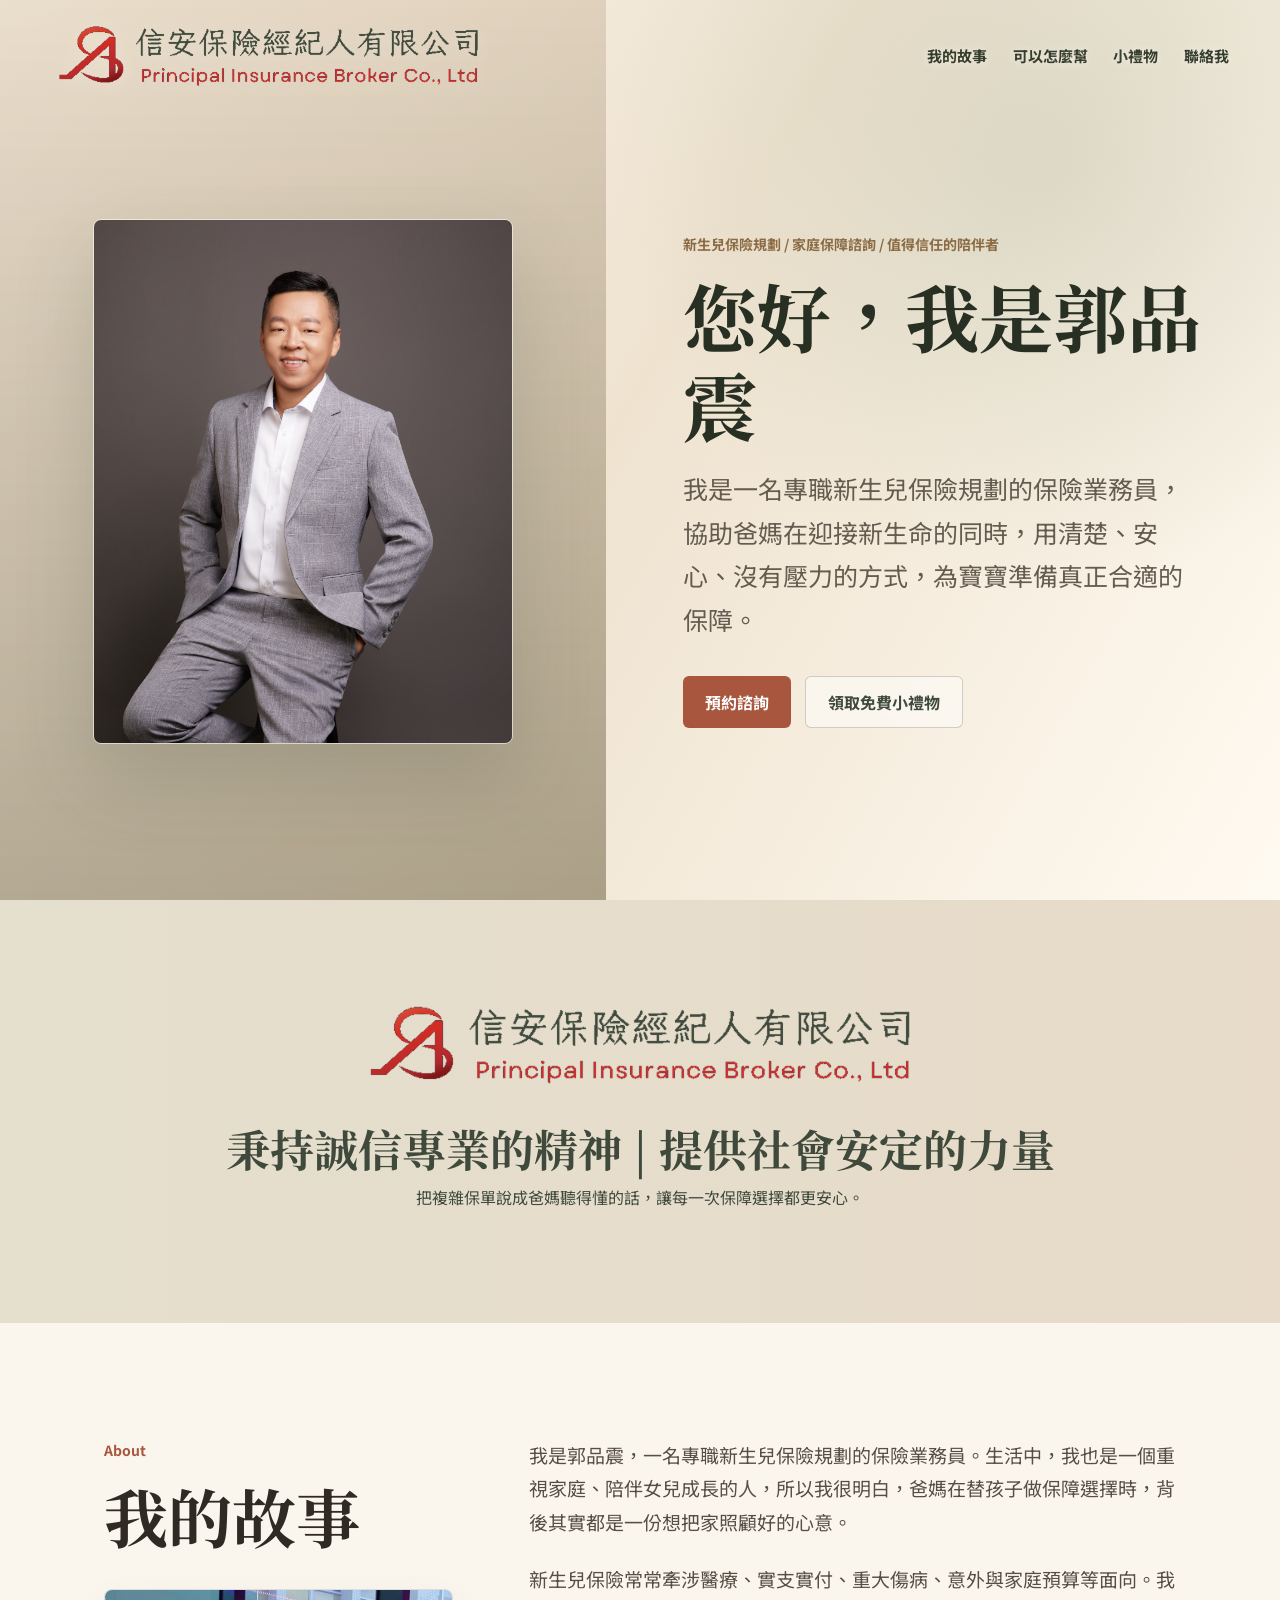
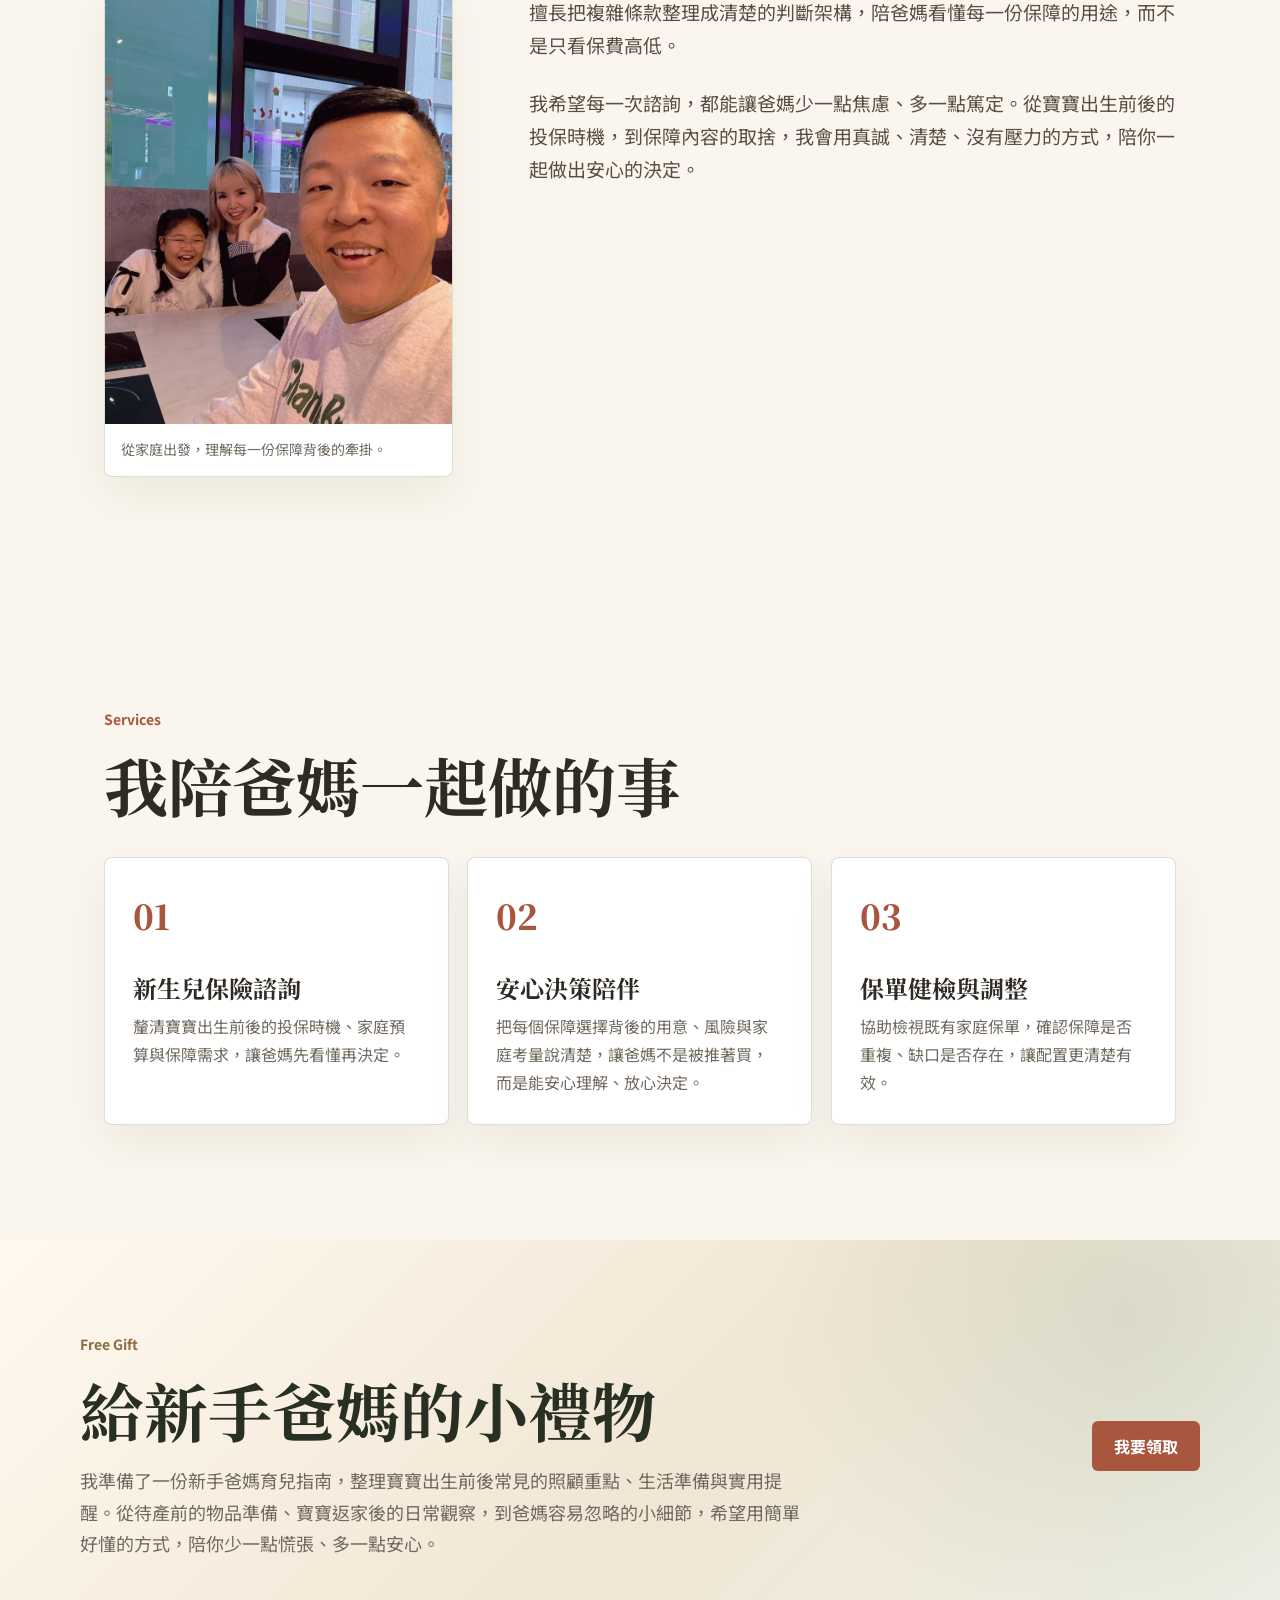
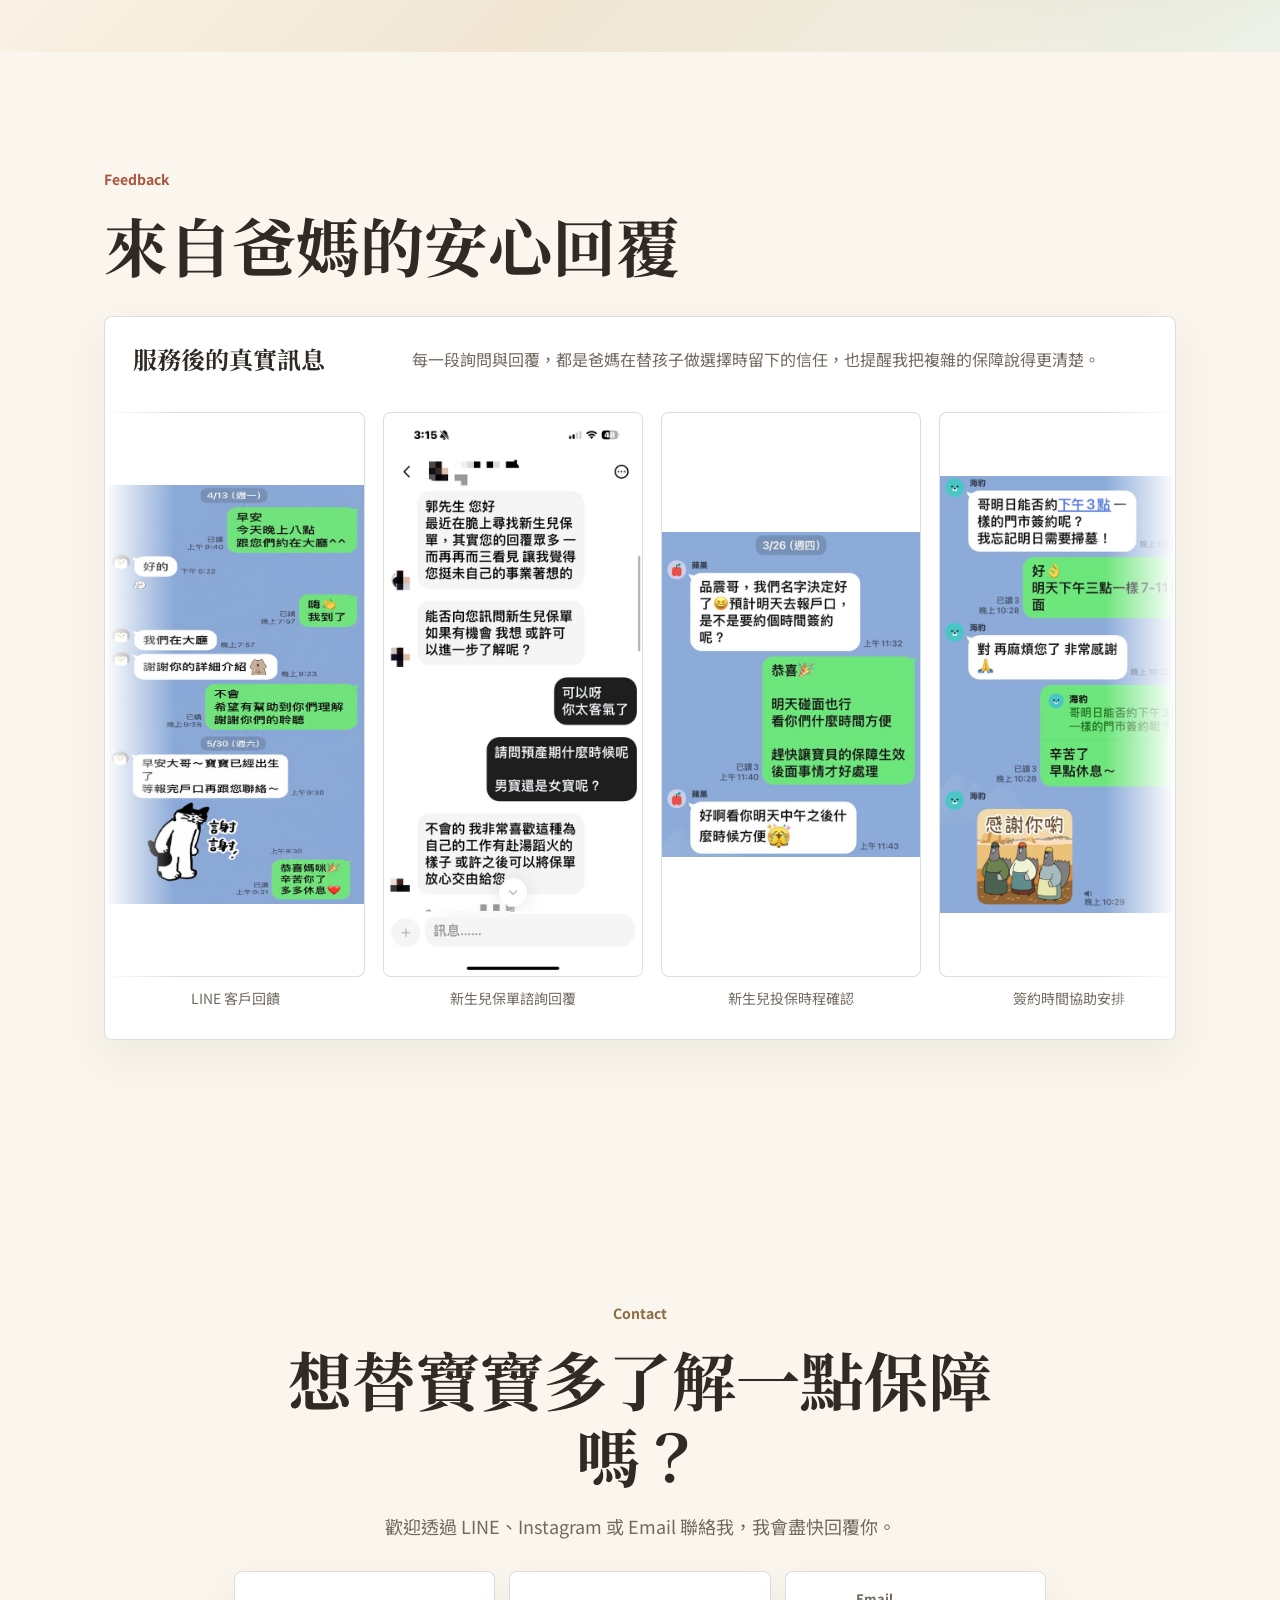
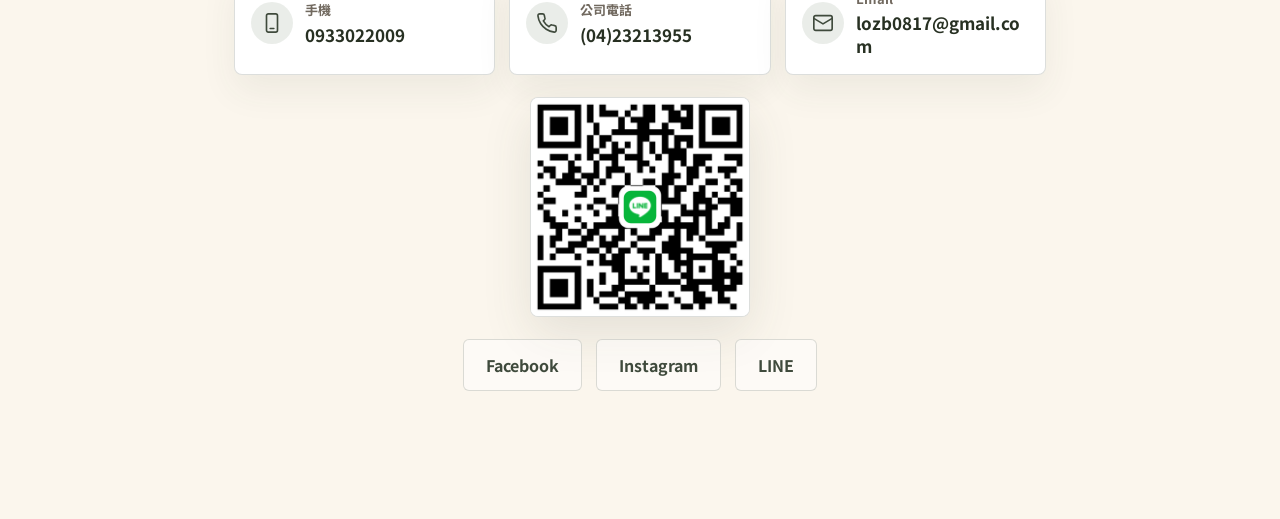
<file: index.html>
<!doctype html>
<html lang="zh-Hant">
  <head>
    <meta charset="utf-8">
    <meta name="viewport" content="width=device-width, initial-scale=1">
    <title>郭品震 | 個人網站</title>
    <meta
      name="description"
      content="郭品震專職新生兒保險規劃，協助爸媽用清楚、安心、沒有壓力的方式，為寶寶建立合適的保障。"
    >
    <link rel="preconnect" href="https://fonts.googleapis.com">
    <link rel="preconnect" href="https://fonts.gstatic.com" crossorigin>
    <link
      href="https://fonts.googleapis.com/css2?family=Noto+Serif+TC:wght@500;700;900&family=Noto+Sans+TC:wght@400;500;700&display=swap"
      rel="stylesheet"
    >
    <link rel="stylesheet" href="styles.css?v=subtle-motion">
  </head>
  <body>
    <header class="site-header">
      <a class="brand" href="#top" aria-label="回到首頁">
        <img
          class="company-logo"
          src="assets/principal-insurance-logo-readable.png"
          alt="信安保險經紀人有限公司 Principal Insurance Broker Co., Ltd"
        >
      </a>
      <nav class="nav-links" aria-label="主選單">
        <a href="#about">我的故事</a>
        <a href="#services">可以怎麼幫</a>
        <a href="#gift">小禮物</a>
        <a href="#contact">聯絡我</a>
      </nav>
    </header>

    <main id="top">
      <section class="hero">
        <div class="hero-photo reveal" aria-label="郭品震個人形象照">
          <div class="photo-stack">
            <img
              class="profile-photo"
              src="assets/profile-guo-pinzhen.jpg"
              alt="郭品震個人形象照"
            >
          </div>
        </div>
        <div class="hero-copy reveal">
          <p class="eyebrow">新生兒保險規劃 / 家庭保障諮詢 / 值得信任的陪伴者</p>
          <h1 class="hero-title">您好，我是郭品震</h1>
          <p class="lead">
            我是一名專職新生兒保險規劃的保險業務員，協助爸媽在迎接新生命的同時，用清楚、安心、沒有壓力的方式，為寶寶準備真正合適的保障。
          </p>
          <div class="hero-actions">
            <a class="button primary" href="#contact">預約諮詢</a>
            <a class="button secondary" href="#gift">領取免費小禮物</a>
          </div>
        </div>
      </section>

      <section class="intro-band reveal" aria-label="品牌理念">
        <div class="intro-logo-group">
          <img
            class="intro-logo"
            src="assets/principal-insurance-logo-readable.png"
            alt="信安保險經紀人有限公司"
          >
        </div>
        <h2>秉持誠信專業的精神 | 提供社會安定的力量</h2>
        <p>把複雜保單說成爸媽聽得懂的話，讓每一次保障選擇都更安心。</p>
      </section>

      <section id="about" class="section two-column">
        <div class="about-side reveal">
          <p class="eyebrow dark">About</p>
          <h2>我的故事</h2>
          <figure class="about-photo-card">
            <img src="assets/about-family.jpg" alt="郭品震與家人的生活照">
            <figcaption>從家庭出發，理解每一份保障背後的牽掛。</figcaption>
          </figure>
        </div>
        <div class="story reveal">
          <p>
            我是郭品震，一名專職新生兒保險規劃的保險業務員。生活中，我也是一個重視家庭、陪伴女兒成長的人，所以我很明白，爸媽在替孩子做保障選擇時，背後其實都是一份想把家照顧好的心意。
          </p>
          <p>
            新生兒保險常常牽涉醫療、實支實付、重大傷病、意外與家庭預算等面向。我擅長把複雜條款整理成清楚的判斷架構，陪爸媽看懂每一份保障的用途，而不是只看保費高低。
          </p>
          <p>
            我希望每一次諮詢，都能讓爸媽少一點焦慮、多一點篤定。從寶寶出生前後的投保時機，到保障內容的取捨，我會用真誠、清楚、沒有壓力的方式，陪你一起做出安心的決定。
          </p>
        </div>
      </section>

      <section id="services" class="section services">
        <div class="section-heading reveal">
          <p class="eyebrow dark">Services</p>
          <h2>我陪爸媽一起做的事</h2>
        </div>
        <div class="service-grid">
          <article class="service-card reveal">
            <span>01</span>
            <h3>新生兒保險諮詢</h3>
            <p>釐清寶寶出生前後的投保時機、家庭預算與保障需求，讓爸媽先看懂再決定。</p>
          </article>
          <article class="service-card reveal">
            <span>02</span>
            <h3>安心決策陪伴</h3>
            <p>把每個保障選擇背後的用意、風險與家庭考量說清楚，讓爸媽不是被推著買，而是能安心理解、放心決定。</p>
          </article>
          <article class="service-card reveal">
            <span>03</span>
            <h3>保單健檢與調整</h3>
            <p>協助檢視既有家庭保單，確認保障是否重複、缺口是否存在，讓配置更清楚有效。</p>
          </article>
        </div>
      </section>

      <section id="gift" class="gift-section reveal">
        <div>
          <p class="eyebrow">Free Gift</p>
          <h2>給新手爸媽的小禮物</h2>
          <p>
            我準備了一份新手爸媽育兒指南，整理寶寶出生前後常見的照顧重點、生活準備與實用提醒。從待產前的物品準備、寶寶返家後的日常觀察，到爸媽容易忽略的小細節，希望用簡單好懂的方式，陪你少一點慌張、多一點安心。
          </p>
        </div>
        <a class="button primary light" href="https://line.me/ti/p/yPwEZ2gcec" target="_blank" rel="noreferrer">我要領取</a>
      </section>

      <section class="section social-proof">
        <div class="section-heading reveal">
          <p class="eyebrow dark">Feedback</p>
          <h2>來自爸媽的安心回覆</h2>
        </div>
        <article class="testimonial-feature reveal">
          <div class="testimonial-copy">
            <h3>服務後的真實訊息</h3>
            <p>每一段詢問與回覆，都是爸媽在替孩子做選擇時留下的信任，也提醒我把複雜的保障說得更清楚。</p>
          </div>
          <div class="testimonial-marquee" aria-label="客戶回饋圖片跑馬燈">
            <div class="marquee-track">
              <figure class="feedback-card feedback-card-tall">
                <img class="feedback-image feedback-image-tall" src="assets/feedback-01-line.jpg" alt="客戶回饋截圖：客戶感謝詳細介紹並通知寶寶出生">
                <figcaption>LINE 客戶回饋</figcaption>
              </figure>
              <figure class="feedback-card feedback-card-tall">
                <img class="feedback-image feedback-image-tall" src="assets/feedback-02.jpg" alt="客戶回饋截圖：詢問新生兒保單並肯定回覆用心">
                <figcaption>新生兒保單諮詢回覆</figcaption>
              </figure>
              <figure class="feedback-card feedback-card-tall">
                <img class="feedback-image feedback-image-tall" src="assets/feedback-03.jpg" alt="客戶回饋截圖：寶寶名字決定後詢問報戶口與簽約時間">
                <figcaption>新生兒投保時程確認</figcaption>
              </figure>
              <figure class="feedback-card feedback-card-tall">
                <img class="feedback-image feedback-image-tall" src="assets/feedback-04.jpg" alt="客戶回饋截圖：門市簽約安排與感謝訊息">
                <figcaption>簽約時間協助安排</figcaption>
              </figure>
              <figure class="feedback-card feedback-card-tall">
                <img class="feedback-image feedback-image-tall" src="assets/feedback-05.jpg" alt="客戶回饋截圖：收到新生兒保險資訊後表達感謝">
                <figcaption>新生兒保障資訊回覆</figcaption>
              </figure>
              <figure class="feedback-card feedback-card-tall">
                <img class="feedback-image feedback-image-tall" src="assets/feedback-06.jpg" alt="客戶回饋截圖：投保決定與簽約協助">
                <figcaption>投保流程陪伴</figcaption>
              </figure>
              <figure class="feedback-card feedback-card-tall">
                <img class="feedback-image feedback-image-tall" src="assets/feedback-07.jpg" alt="客戶回饋截圖：詳細說明新生兒保障規劃與投保細節">
                <figcaption>保障規劃詳細說明</figcaption>
              </figure>
              <figure class="feedback-card feedback-card-tall">
                <img class="feedback-image feedback-image-tall" src="assets/feedback-01-line.jpg" alt="客戶回饋截圖：客戶感謝詳細介紹並通知寶寶出生">
                <figcaption>LINE 客戶回饋</figcaption>
              </figure>
              <figure class="feedback-card feedback-card-tall">
                <img class="feedback-image feedback-image-tall" src="assets/feedback-02.jpg" alt="客戶回饋截圖：詢問新生兒保單並肯定回覆用心">
                <figcaption>新生兒保單諮詢回覆</figcaption>
              </figure>
              <figure class="feedback-card feedback-card-tall">
                <img class="feedback-image feedback-image-tall" src="assets/feedback-03.jpg" alt="客戶回饋截圖：寶寶名字決定後詢問報戶口與簽約時間">
                <figcaption>新生兒投保時程確認</figcaption>
              </figure>
              <figure class="feedback-card feedback-card-tall">
                <img class="feedback-image feedback-image-tall" src="assets/feedback-04.jpg" alt="客戶回饋截圖：門市簽約安排與感謝訊息">
                <figcaption>簽約時間協助安排</figcaption>
              </figure>
              <figure class="feedback-card feedback-card-tall">
                <img class="feedback-image feedback-image-tall" src="assets/feedback-05.jpg" alt="客戶回饋截圖：收到新生兒保險資訊後表達感謝">
                <figcaption>新生兒保障資訊回覆</figcaption>
              </figure>
              <figure class="feedback-card feedback-card-tall">
                <img class="feedback-image feedback-image-tall" src="assets/feedback-06.jpg" alt="客戶回饋截圖：投保決定與簽約協助">
                <figcaption>投保流程陪伴</figcaption>
              </figure>
              <figure class="feedback-card feedback-card-tall">
                <img class="feedback-image feedback-image-tall" src="assets/feedback-07.jpg" alt="客戶回饋截圖：詳細說明新生兒保障規劃與投保細節">
                <figcaption>保障規劃詳細說明</figcaption>
              </figure>
            </div>
          </div>
        </article>
      </section>

      <section id="contact" class="contact-section reveal">
        <p class="eyebrow">Contact</p>
        <h2>想替寶寶多了解一點保障嗎？</h2>
        <p>歡迎透過 LINE、Instagram 或 Email 聯絡我，我會盡快回覆你。</p>
        <div class="contact-panel">
          <div class="contact-list" aria-label="聯絡資訊">
            <a class="contact-item" href="tel:+886933022009">
              <span class="contact-icon" aria-hidden="true">
                <svg viewBox="0 0 24 24" focusable="false">
                  <path d="M8 2h8a2 2 0 0 1 2 2v16a2 2 0 0 1-2 2H8a2 2 0 0 1-2-2V4a2 2 0 0 1 2-2Z"></path>
                  <path d="M10 18h4"></path>
                </svg>
              </span>
              <span>
                <span class="contact-label">手機</span>
                <strong>0933022009</strong>
              </span>
            </a>
            <a class="contact-item" href="tel:+886423213955">
              <span class="contact-icon" aria-hidden="true">
                <svg viewBox="0 0 24 24" focusable="false">
                  <path d="M22 16.92v3a2 2 0 0 1-2.18 2 19.8 19.8 0 0 1-8.63-3.07 19.5 19.5 0 0 1-6-6A19.8 19.8 0 0 1 2.12 4.18 2 2 0 0 1 4.11 2h3a2 2 0 0 1 2 1.72c.12.91.33 1.8.62 2.65a2 2 0 0 1-.45 2.11L8 9.76a16 16 0 0 0 6.24 6.24l1.28-1.28a2 2 0 0 1 2.11-.45c.85.29 1.74.5 2.65.62A2 2 0 0 1 22 16.92Z"></path>
                </svg>
              </span>
              <span>
                <span class="contact-label">公司電話</span>
                <strong>(04)23213955</strong>
              </span>
            </a>
            <a class="contact-item" href="mailto:lozb0817@gmail.com">
              <span class="contact-icon" aria-hidden="true">
                <svg viewBox="0 0 24 24" focusable="false">
                  <path d="M4 4h16a2 2 0 0 1 2 2v12a2 2 0 0 1-2 2H4a2 2 0 0 1-2-2V6a2 2 0 0 1 2-2Z"></path>
                  <path d="m22 7-10 6L2 7"></path>
                </svg>
              </span>
              <span>
                <span class="contact-label">Email</span>
                <strong>lozb0817@gmail.com</strong>
              </span>
            </a>
          </div>
          <a class="line-qr-link" href="https://line.me/ti/p/yPwEZ2gcec" target="_blank" rel="noreferrer" aria-label="點擊開啟郭品震 LINE">
            <img class="line-qr" src="assets/line-qr.jpg" alt="郭品震 LINE QR Code">
          </a>
          <div class="contact-actions">
            <a class="button secondary dark" href="https://www.facebook.com/share/1FSgHs7Kj1/?mibextid=wwXIfr" target="_blank" rel="noreferrer">Facebook</a>
            <a class="button secondary dark" href="https://www.instagram.com/lozb0817/" target="_blank" rel="noreferrer">Instagram</a>
            <a class="button secondary dark" href="https://line.me/ti/p/yPwEZ2gcec" target="_blank" rel="noreferrer">LINE</a>
          </div>
        </div>
      </section>
    </main>
    <script>
      const revealTargets = document.querySelectorAll(".reveal");

      if ("IntersectionObserver" in window) {
        const observer = new IntersectionObserver(
          (entries) => {
            entries.forEach((entry) => {
              if (entry.isIntersecting) {
                entry.target.classList.add("is-visible");
                observer.unobserve(entry.target);
              }
            });
          },
          { threshold: 0.16 }
        );

        revealTargets.forEach((target) => observer.observe(target));
      } else {
        revealTargets.forEach((target) => target.classList.add("is-visible"));
      }
    </script>
  </body>
</html>
</file>
<file: styles.css>
:root {
  --navy: #3f4a3c;
  --navy-deep: #273022;
  --cream: #f4eadb;
  --paper: #fbf6ed;
  --surface: #ffffff;
  --blush: #e7dcc9;
  --sage: #7d9274;
  --ink: #2f2a23;
  --muted: #71695f;
  --accent: #a8573e;
  --gold: #8b6b44;
  --line: rgba(63, 74, 60, 0.18);
  --max: 1120px;
}

* {
  box-sizing: border-box;
}

html {
  scroll-behavior: smooth;
}

body {
  margin: 0;
  background: var(--paper);
  color: var(--ink);
  font-family: "Noto Sans TC", system-ui, sans-serif;
  line-height: 1.75;
}

a {
  color: inherit;
  text-decoration: none;
}

.site-header {
  position: absolute;
  z-index: 10;
  top: 0;
  left: 0;
  right: 0;
  display: flex;
  align-items: center;
  justify-content: space-between;
  gap: 24px;
  padding: 18px clamp(20px, 4vw, 56px);
  color: var(--navy-deep);
  background: transparent;
}

.brand {
  display: inline-flex;
  align-items: center;
  padding: 0;
}

.company-logo {
  display: block;
  width: clamp(250px, 34vw, 520px);
  max-height: 86px;
  filter: drop-shadow(0 3px 10px rgba(255, 249, 239, 0.42));
  object-fit: contain;
  object-position: left center;
}

.nav-links {
  display: flex;
  gap: clamp(14px, 2vw, 28px);
  font-size: 15px;
  font-weight: 700;
}

.nav-links a {
  opacity: 0.92;
  text-shadow: 0 1px 10px rgba(255, 249, 239, 0.72);
}

.nav-links a:hover {
  opacity: 1;
}

.hero {
  min-height: 100vh;
  display: grid;
  grid-template-columns: minmax(280px, 0.9fr) minmax(320px, 1fr);
  align-items: stretch;
  background:
    radial-gradient(circle at 82% 18%, rgba(125, 146, 116, 0.2), transparent 34%),
    linear-gradient(120deg, #fbf6ed 0%, #efe3d0 48%, #fffaf1 100%);
  color: var(--ink);
}

.hero-photo {
  min-height: 640px;
  display: flex;
  align-items: center;
  justify-content: center;
  padding: 116px 42px 54px;
  background:
    linear-gradient(180deg, rgba(63, 74, 60, 0.02), rgba(63, 74, 60, 0.22)),
    linear-gradient(145deg, #eee1cf, #c9b79c);
}

.photo-stack {
  display: grid;
  width: min(82%, 420px);
  justify-items: center;
  gap: 18px;
}

.profile-photo {
  width: 100%;
  aspect-ratio: 4 / 5;
  display: block;
  border: 1px solid rgba(255, 255, 255, 0.5);
  border-radius: 8px;
  object-fit: cover;
  object-position: 50% 24%;
  box-shadow: 0 34px 80px rgba(63, 74, 60, 0.2);
}

.hero-copy {
  display: flex;
  flex-direction: column;
  justify-content: center;
  max-width: 680px;
  padding: 132px clamp(28px, 6vw, 86px) 72px;
}

.hero-title {
  max-width: 560px;
  margin-bottom: 18px;
  color: var(--navy-deep);
  font-size: clamp(42px, 5.8vw, 78px);
}

.eyebrow {
  margin: 0 0 14px;
  color: var(--gold);
  font-size: 14px;
  font-weight: 700;
}

.eyebrow.dark {
  color: var(--accent);
}

h1,
h2,
h3,
p {
  margin-top: 0;
}

h1,
h2,
h3 {
  font-family: "Noto Serif TC", serif;
  line-height: 1.2;
}

h1 {
  margin-bottom: 22px;
  font-size: clamp(48px, 8vw, 96px);
}

h2 {
  margin-bottom: 18px;
  font-size: clamp(34px, 5vw, 64px);
}

h3 {
  margin-bottom: 10px;
  font-size: 24px;
}

.lead {
  max-width: 520px;
  margin-bottom: 34px;
  color: #655b50;
  font-size: clamp(19px, 2vw, 25px);
}

.hero-actions,
.contact-actions {
  display: flex;
  flex-wrap: wrap;
  gap: 14px;
}

.button {
  display: inline-flex;
  min-height: 46px;
  align-items: center;
  justify-content: center;
  border-radius: 6px;
  padding: 11px 22px;
  font-weight: 700;
}

.button.primary {
  background: var(--accent);
  color: #fff;
}

.button.primary.light {
  background: #fff;
  color: var(--navy);
}

.button.secondary {
  border: 1px solid rgba(63, 74, 60, 0.24);
  color: var(--navy);
  background: rgba(255, 255, 255, 0.48);
}

.button.secondary.dark {
  border-color: var(--line);
  color: var(--navy);
}

.reveal {
  opacity: 0;
  transform: translateY(22px);
  transition:
    opacity 700ms ease,
    transform 700ms ease;
  will-change: opacity, transform;
}

.reveal.is-visible {
  opacity: 1;
  transform: translateY(0);
}

.hero-photo.reveal,
.hero-copy.reveal {
  transition-duration: 850ms;
}

.hero-copy.reveal {
  transition-delay: 120ms;
}

.intro-band {
  padding: clamp(52px, 9vw, 96px) 24px;
  background:
    linear-gradient(90deg, rgba(125, 146, 116, 0.13), rgba(139, 107, 68, 0.12)),
    var(--cream);
  color: var(--navy);
  text-align: center;
}

.intro-logo-group {
  display: inline-grid;
  max-width: min(88vw, 720px);
  justify-items: center;
  margin: 0 auto 28px;
}

.intro-logo {
  width: min(72vw, 560px);
  max-height: 108px;
  object-fit: contain;
}

.intro-band h2 {
  max-width: 900px;
  margin-right: auto;
  margin-bottom: 8px;
  margin-left: auto;
  font-size: clamp(26px, 3.8vw, 44px);
}

.section {
  max-width: var(--max);
  margin: 0 auto;
  padding: clamp(66px, 9vw, 116px) 24px;
}

.two-column {
  display: grid;
  grid-template-columns: 0.7fr 1.3fr;
  gap: clamp(34px, 6vw, 76px);
}

.about-side {
  display: grid;
  align-content: start;
}

.about-photo-card {
  overflow: hidden;
  border: 1px solid var(--line);
  border-radius: 8px;
  margin: 18px 0 0;
  background: var(--surface);
  box-shadow: 0 18px 42px rgba(63, 74, 60, 0.07);
}

.about-photo-card img {
  display: block;
  width: 100%;
  aspect-ratio: 4 / 5;
  object-fit: cover;
  object-position: 58% 42%;
}

.about-photo-card figcaption {
  padding: 14px 16px 16px;
  color: var(--muted);
  font-size: 14px;
  line-height: 1.6;
}

.story {
  color: #574f45;
  font-size: 19px;
}

.story p {
  margin-bottom: 24px;
}

.section-heading {
  max-width: 680px;
  margin-bottom: 34px;
}

.service-grid {
  display: grid;
  grid-template-columns: repeat(3, 1fr);
  gap: 18px;
}

.service-card {
  border: 1px solid var(--line);
  border-radius: 8px;
  padding: 28px;
  background: var(--surface);
  box-shadow: 0 18px 42px rgba(63, 74, 60, 0.07);
}

.service-card.reveal:nth-child(2) {
  transition-delay: 90ms;
}

.service-card.reveal:nth-child(3) {
  transition-delay: 180ms;
}

.service-card span {
  display: block;
  margin-bottom: 28px;
  color: var(--accent);
  font-family: "Noto Serif TC", serif;
  font-size: 34px;
  font-weight: 900;
}

.service-card p {
  margin-bottom: 0;
  color: var(--muted);
}

.testimonial-feature {
  overflow: hidden;
  border: 1px solid var(--line);
  border-radius: 8px;
  margin-bottom: 18px;
  background: var(--surface);
  box-shadow: 0 18px 42px rgba(63, 74, 60, 0.07);
}

.testimonial-copy {
  display: grid;
  grid-template-columns: minmax(180px, 0.35fr) minmax(260px, 1fr);
  gap: 22px;
  padding: 28px 28px 16px;
}

.testimonial-copy p {
  margin-bottom: 0;
  color: var(--muted);
}

.testimonial-marquee {
  position: relative;
  overflow: hidden;
  padding: 12px 0 28px;
}

.testimonial-marquee::before,
.testimonial-marquee::after {
  content: "";
  position: absolute;
  z-index: 2;
  top: 0;
  bottom: 0;
  width: 70px;
  pointer-events: none;
}

.testimonial-marquee::before {
  left: 0;
  background: linear-gradient(90deg, var(--surface), rgba(255, 255, 255, 0));
}

.testimonial-marquee::after {
  right: 0;
  background: linear-gradient(270deg, var(--surface), rgba(255, 255, 255, 0));
}

.marquee-track {
  display: flex;
  width: max-content;
  gap: 18px;
  animation: marquee 64s linear infinite;
}

.testimonial-marquee:hover .marquee-track {
  animation-play-state: paused;
}

.feedback-card {
  width: clamp(260px, 36vw, 390px);
  margin: 0;
  flex: 0 0 auto;
}

.feedback-card-tall {
  width: clamp(190px, 24vw, 260px);
}

.feedback-image {
  display: block;
  width: 100%;
  aspect-ratio: 804 / 320;
  object-fit: contain;
  border: 1px solid var(--line);
  border-radius: 8px;
  background: var(--surface);
}

.feedback-image-tall {
  aspect-ratio: 620 / 1348;
}

.feedback-placeholder {
  display: grid;
  aspect-ratio: 804 / 320;
  place-items: center;
  border: 1px dashed rgba(63, 74, 60, 0.3);
  border-radius: 8px;
  background:
    linear-gradient(135deg, rgba(125, 146, 116, 0.16), rgba(139, 107, 68, 0.12)),
    #fbf6ed;
  color: var(--navy);
  font-family: "Noto Serif TC", serif;
  font-size: 22px;
  font-weight: 900;
}

.feedback-card figcaption {
  margin-top: 9px;
  color: var(--muted);
  font-size: 14px;
  text-align: center;
}

@keyframes marquee {
  from {
    transform: translateX(0);
  }

  to {
    transform: translateX(calc(-50% - 9px));
  }
}

@media (prefers-reduced-motion: reduce) {
  .reveal {
    opacity: 1;
    transform: none;
    transition: none;
  }

  .marquee-track {
    animation: none;
  }
}

.gift-section {
  display: grid;
  grid-template-columns: 1fr auto;
  align-items: center;
  gap: 36px;
  padding: clamp(58px, 8vw, 92px) max(24px, calc((100vw - var(--max)) / 2));
  background:
    radial-gradient(circle at 88% 18%, rgba(125, 146, 116, 0.18), transparent 30%),
    linear-gradient(135deg, #fff9ef 0%, #f1e6d4 54%, #edf1e7 100%);
  color: var(--navy-deep);
}

.gift-section div {
  max-width: 720px;
}

.gift-section p:last-child {
  margin-bottom: 0;
  color: var(--muted);
  font-size: 18px;
}

.gift-section .button.primary.light {
  background: var(--accent);
  color: #fff;
}

.contact-section {
  max-width: 860px;
  margin: 0 auto;
  padding: clamp(70px, 10vw, 128px) 24px;
  text-align: center;
}

.contact-section p:not(.eyebrow) {
  max-width: 620px;
  margin: 0 auto 28px;
  color: var(--muted);
  font-size: 18px;
}

.contact-actions {
  justify-content: center;
}

.contact-panel {
  display: grid;
  justify-items: center;
  gap: 22px;
}

.contact-list {
  display: grid;
  width: min(100%, 820px);
  grid-template-columns: repeat(3, minmax(0, 1fr));
  gap: 14px;
}

.contact-item {
  display: grid;
  grid-template-columns: auto minmax(0, 1fr);
  align-items: center;
  gap: 12px;
  border: 1px solid var(--line);
  border-radius: 8px;
  padding: 16px;
  background: var(--surface);
  text-align: left;
  box-shadow: 0 16px 36px rgba(63, 74, 60, 0.07);
}

.contact-item strong {
  display: block;
  overflow-wrap: anywhere;
  color: var(--navy-deep);
  font-size: 17px;
  line-height: 1.35;
}

.contact-label {
  display: block;
  margin-bottom: 2px;
  color: var(--muted);
  font-size: 13px;
  font-weight: 700;
}

.contact-icon {
  display: inline-grid;
  width: 42px;
  height: 42px;
  place-items: center;
  border-radius: 50%;
  background: rgba(125, 146, 116, 0.16);
  color: var(--navy);
}

.contact-icon svg {
  width: 22px;
  height: 22px;
  fill: none;
  stroke: currentColor;
  stroke-linecap: round;
  stroke-linejoin: round;
  stroke-width: 1.8;
}

.line-qr {
  width: min(220px, 64vw);
  border: 1px solid var(--line);
  border-radius: 8px;
  background: var(--surface);
  box-shadow: 0 18px 50px rgba(63, 74, 60, 0.12);
}

.line-qr-link {
  display: inline-flex;
  border-radius: 8px;
}

.line-qr-link:hover .line-qr,
.line-qr-link:focus-visible .line-qr {
  box-shadow: 0 20px 56px rgba(63, 74, 60, 0.2);
  transform: translateY(-2px);
}

@media (max-width: 840px) {
  .site-header {
    position: absolute;
    align-items: flex-start;
  }

  .company-logo {
    width: min(72vw, 360px);
    max-height: 72px;
  }

  .nav-links {
    display: none;
  }

  .hero {
    grid-template-columns: 1fr;
  }

  .hero-photo {
    min-height: 54vh;
    padding: 108px 24px 42px;
  }

  .photo-stack {
    width: min(82vw, 420px);
  }

  .hero-copy {
    padding: 42px 24px 58px;
  }

  .hero-title {
    font-size: clamp(36px, 11vw, 52px);
  }

  .two-column,
  .gift-section {
    grid-template-columns: 1fr;
  }

  .service-grid,
  .testimonial-copy {
    grid-template-columns: 1fr;
  }

  .contact-list {
    grid-template-columns: 1fr;
  }

  .feedback-card {
    width: 285px;
  }

  .feedback-card-tall {
    width: 220px;
  }
}
</file>
